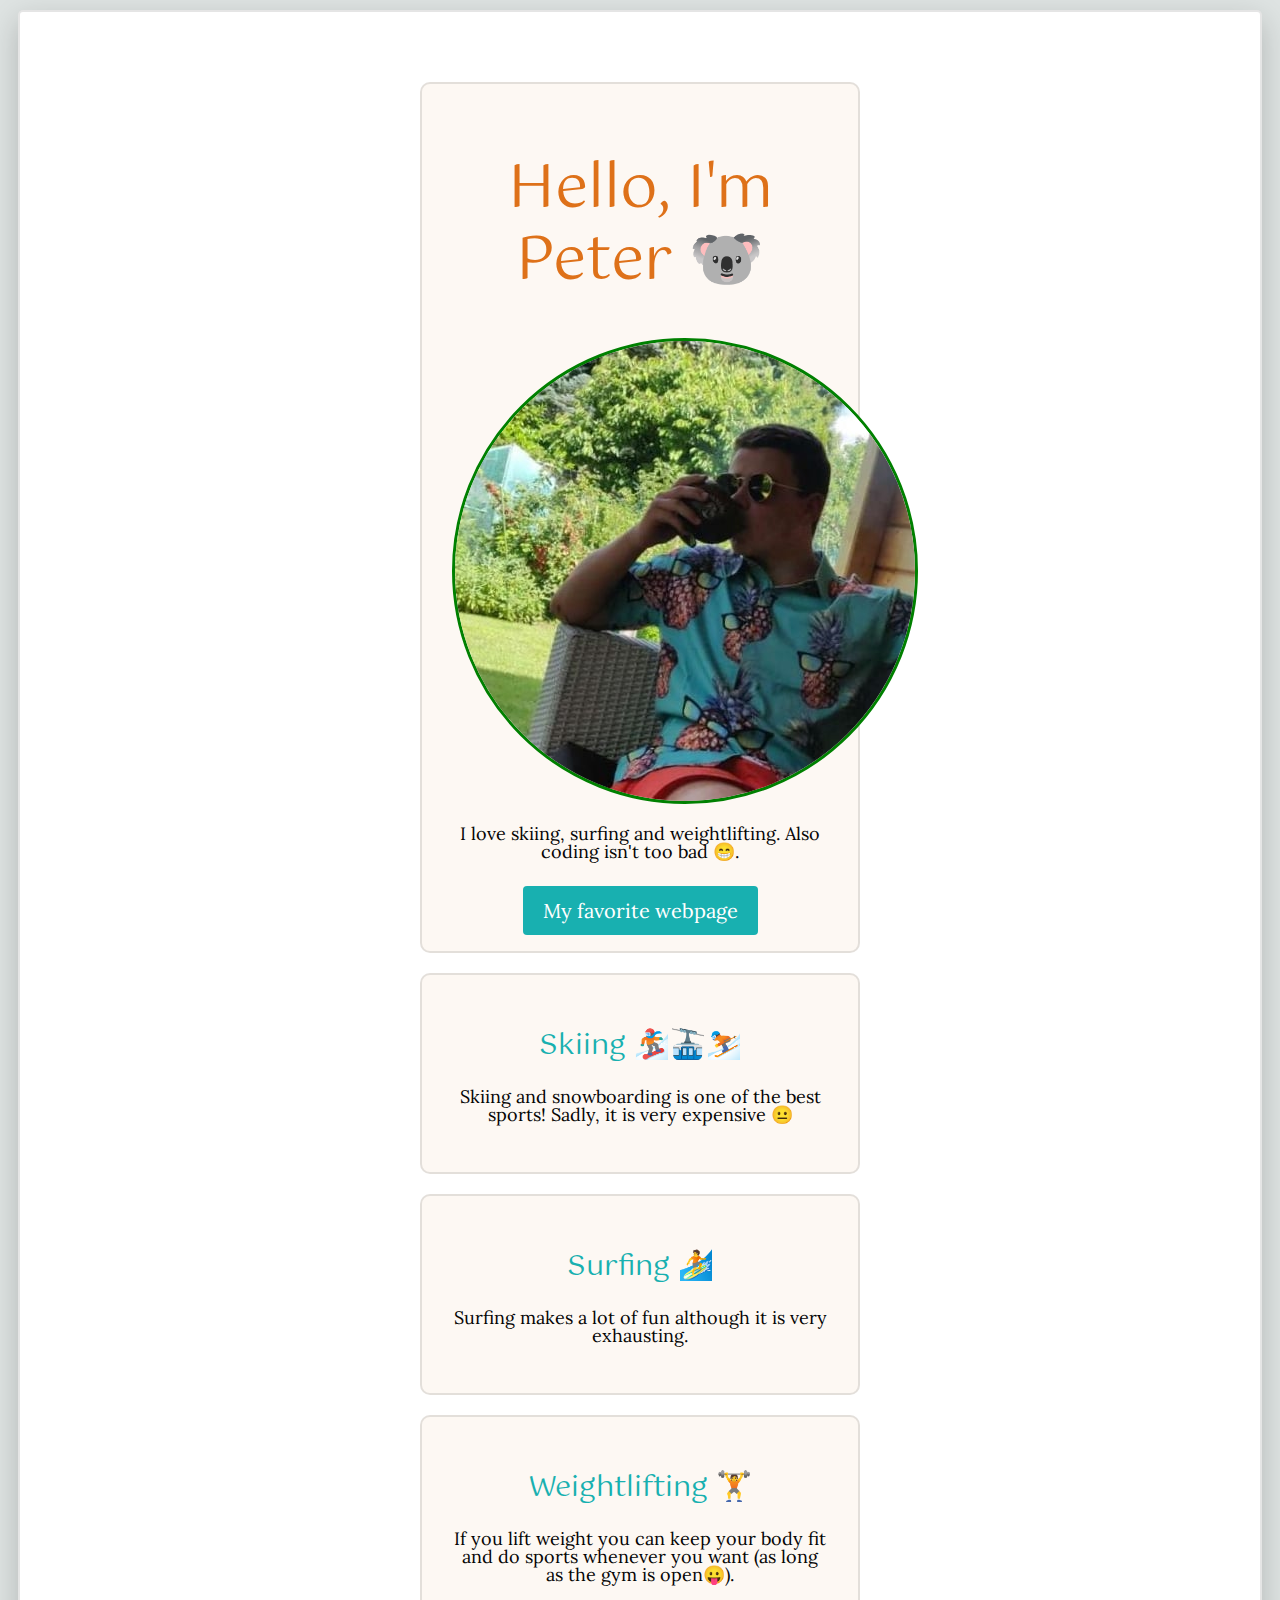
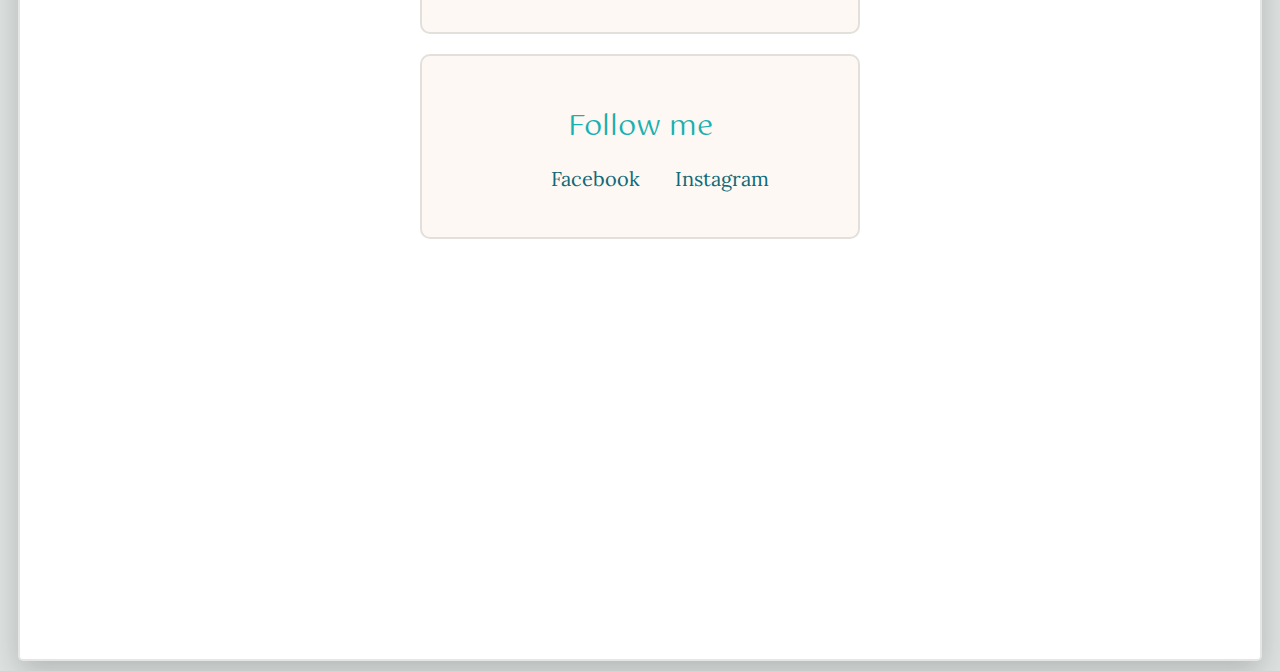
<file: index.html>
<!DOCTYPE html>
<html>



<head>
	<title>Peter Knirsch's profile</title>
	<meta name="description" content="This is the profile of Peter">
	<meta charset="utf-8">
	<link href="https://fonts.googleapis.com/css2?family=Gotu&family=Lora:ital@0;1&display=swap" rel="stylesheet">
	<link rel="stylesheet" href="style.css">
</head>

<body>
	<div class="container">
	
		
		<div class="card-white" id="introduction">
			<h1>Hello, I'm Peter 🐨</h1>
			<img src="./images/peter.jpg" class="img-circle" class="img-shadowed">
			<p> 
				I love skiing, surfing and weightlifting. Also coding isn't too bad 😁.
			</p>
			<a href="https://lmgtfy.com/" target="_blank" class="btn-blue">My favorite webpage</a>
		</div>

		<div class="card-white">
			<h2>Skiing 🏂🚠⛷️ </h2>
			<p>
				Skiing and snowboarding is one of the best sports! Sadly, it is very expensive 😐
			</p>
		</div>
		
		<div class="card-white">
			<h2>Surfing 🏄</h2>
			<p>
				Surfing makes a lot of fun although it is very exhausting.
			</p>
		</div>

		<div class="card-white">
			<h2>Weightlifting 🏋️</h2>
			<p>
				If you lift weight you can keep your body fit and do sports whenever you want (as long as the gym is open😛).
			</p>
		</div>
		
		<div class="card-white">
			<h2>Follow me</h2>
			<ul class="list-inline"> 
				<li>
				<a href="https://www.facebook.com/peter.knirsch.12" target="_blank">Facebook</a>
				</li>
				<li>
				<a href="https://www.instagram.com/peter.knirsch/" target="_blank">Instagram</a>
				</li>
			</ul>
		</div>
	</div>

		

</body>





</html>
</file>
<file: style.css>
h1, h2, h3 {
	font-family: 'Gotu', sans-serif;
	line-height: 1.2;
	letter-spacing: 1.2;
}


h1 {
  color: #de7119;
	font-size: 60px;
	font-weight: 50;	
}


h2 {
	color: #18b0b0;
	font-size: 29px;
	font-weight: lighter;
}


body {
	background-color: #dee3e2;
	color: rgb(5,5,5);
	font-family: 'Lora', serif;
	font-size: 18px;
	line-height: 1.0;
	font-weight: lighter;
}


a {
	font-size: 20px;
	color: #116979;
	text-decoration: none;
	transition: color 0.4s ease;
}


a:hover {
	color: #de7119;
	text-decoration: underline;	
}


div{
	background-color: white;
	border: 2px solid rgb(0,0,0, 0.1);
	border-radius: 10px;
	margin: 10px;
}

.img-circle{
	border-radius: 50%;
	border: 3px solid green;
}

.img-shadowed {
	box-shadow: 3px 3px 3px black;
}

.container{
	padding: 400px;
	padding-top: 50px;
    width: auto;
   	margin: 2 	0px auto;
    box-shadow: 0px 10px 30px rgba(0, 0, 0, 0.2);
    border-radius: 5px;
}

@media(max-width: 960px){
	.container{
		width: 500px;
	}
}

@media (max-width: 720px){
	.container{
		width:300px;
	}
}

@media (max-width: 540px){
	.container{
		width: 150px;
	}
}


.card-white{
	background-color: rgb(222, 113, 25, 0.05);
	padding: 30px;
	box-shadow: 0px 10px 30px rgba(0,0,0,0.2)
	border-radius: 4px;
	margin: 20px 0px;
	text-align: center;
}

.btn-blue{
	background-color: #18b0b0;
	color: white;
	padding: 12px 20px;
	border-radius: 4px;
}

.list-inline{
	list-style: none;
	padding-left: 0px,
}

.list-inline li{
	display: inline;
	padding: 15px;
}

#introduction p {
	margin-bottom: 40px;
}

@media (max-width: )
</file>
